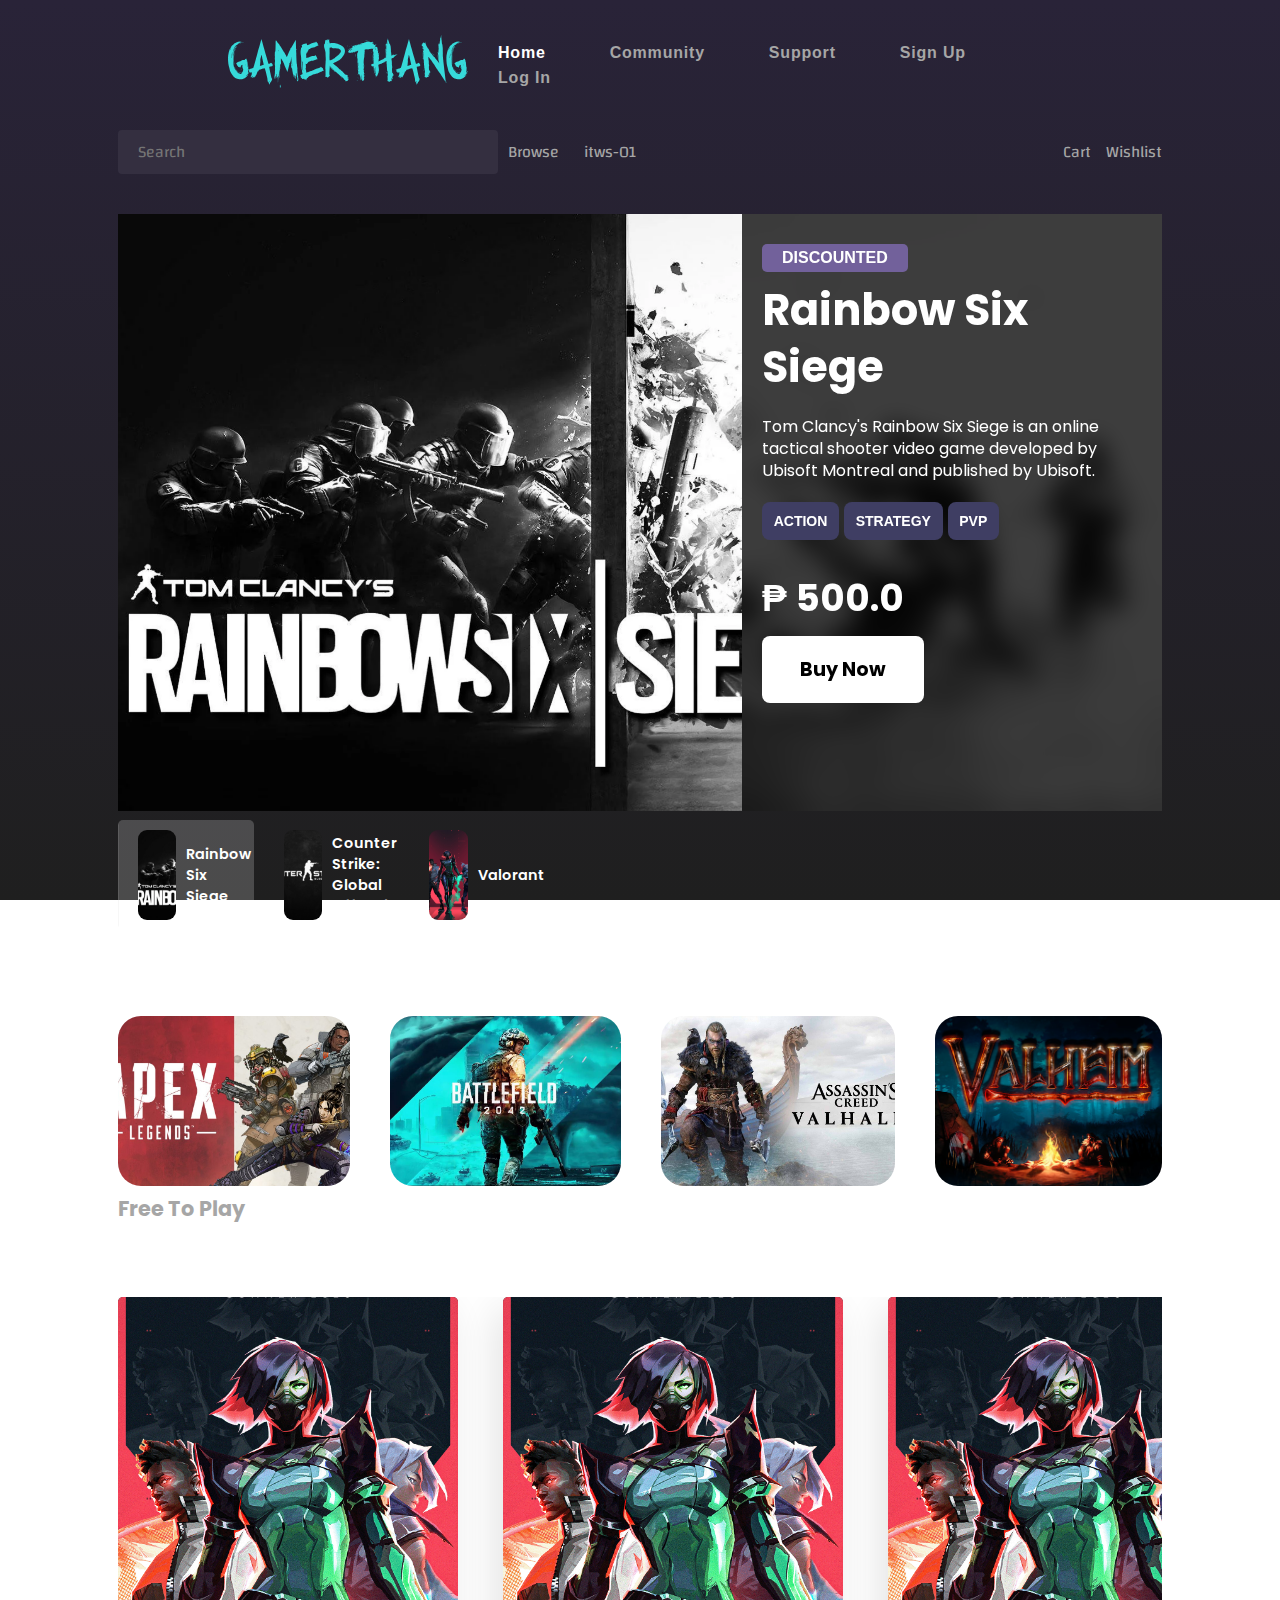
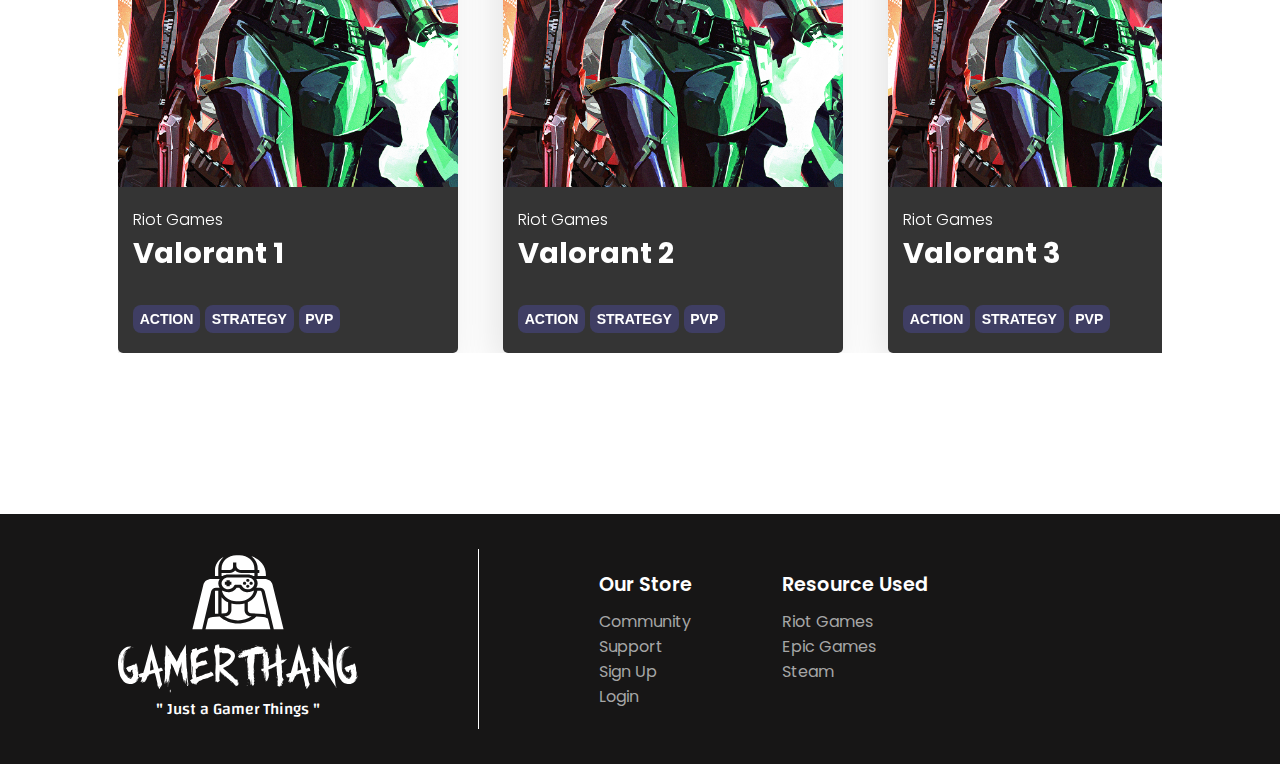
<file: index.html>
<!DOCTYPE html>
<html lang="en">
   <head>
      <meta charset="UTF-8" />
      <meta http-equiv="X-UA-Compatible" content="IE=edge" />
      <meta name="viewport" content="width=device-width, initial-scale=1.0" />
      
       <!-- facebook meta tags !-->
      <meta property="og:url"                content="https://johnalbert-dot-py.github.io/gamer_thang/" />
      <meta property="og:type"               content="article" />
      <meta property="og:title"              content="GamerThang | Cheap Keys For Games" />
      <meta property="og:description"        content="Buy game keys for a affordable price for different platforms." />
      <meta property="og:image"              content="https://johnalbert-dot-py.github.io/gamer_thang/img/logo/dark/200x200.png" />

      <link
         rel="icon"
         type="image/svg+xml"
         href="./img/logo/light/light-player-logo.svg"
         />
      <link rel="preconnect" href="https://fonts.googleapis.com" />
      <link rel="preconnect" href="https://fonts.gstatic.com" crossorigin />
      <link
         href="https://fonts.googleapis.com/css2?family=Changa:wght@200;300;400;500;600;700;800&family=Poppins:ital,wght@0,100;0,200;0,300;0,400;0,500;0,600;0,700;0,800;0,900;1,100;1,200;1,300;1,400;1,500;1,600;1,700;1,800;1,900&display=swap"
         rel="stylesheet"
         />
      <link rel="stylesheet" href="#" />
      <link rel="stylesheet" href="./css/main.css" />
      <link rel="stylesheet" href="https://cdn.jsdelivr.net/npm/@splidejs/splide@4.0.1/dist/css/splide.min.css" />
      <style type="text/css">
         body {
         font-family: var(--font-family-2);
         }
      </style>
      <title>GamerThang, Just a Gamer Things</title>
   </head>
   <body>
      <div class="container">
         <nav class="navbar">
            <div class="navbar__brand">
               <img src="./img/logo/violet/violet-text-logo.svg" id="gamerthang-logo" alt="GamerThang, Just a Gamer things"
                  />
            </div>
            <ul class="navbar__items">
               <li><a class="active" href="index.html">Home</a></li>
               <li><a href="community.html">Community</a></li>
               <li><a href="content/support.html">Support</a></li>
               <li><a href="signup.html">Sign Up</a></li>
               <li><a href="login.html">Log In</a></li>
            </ul>
         </nav>
         <nav class="navbar-2">
            <div class="navbar-2__left">
               <form method="GET" action="">
                  <input
                     type="text"
                     name="search"
                     class="input-default"
                     placeholder="Search"
                     />
               </form>
               <a href="index.html"> Browse </a>
               <a
                  href="profile/index.html"
                  style="
                  display: flex;
                  align-items: center;
                  gap: 5px;
                  margin-left: 10px;
                  "
                  >
               <i class="fa-solid fa-user" style="font-size: 12px"></i>itws-01
               </a>
            </div>
            <div class="navbar-2__right">
               <a href="cart.html"> Cart </a> <a href="#"> Wishlist </a>
            </div>
         </nav>
         <header>
            <section class="splide" style="height: 2%">
               <div class="splide__track">
                  <ul class="splide__list" style="height: auto">
                     <div class="game splide__slide">
                        <img
                           src="./img/banners/home/banner 1.webp"
                           alt="game cover"
                           style="
                           width: 100%;
                           height: 100%;
                           object-fit: cover;
                           object-position: 100% 64%;
                           "
                           />
                        <div class="game__right-content">
                           <div class="offer">DISCOUNTED</div>
                           <h1>
                              <a
                                 href="./game-detail.html"
                                 style="color: var(--primary-light) !important"
                                 >Rainbow Six Siege</a
                                 >
                           </h1>
                           <p class="game__right-content__description">
                              Tom Clancy's Rainbow Six Siege is an online tactical shooter
                              video game developed by Ubisoft Montreal and published by
                              Ubisoft.
                           </p>
                           <div class="genres">
                              <span class="genre"> <span>Action</span> </span>
                              <span class="genre"> <span>Strategy</span> </span>
                              <span class="genre"> <span>PvP</span> </span>
                           </div>
                           <h2 class="price">₱ 500.0</h2>
                           <button
                              class="light-btn--default"
                              onclick="window.location.href='cart.html'"
                              >
                           Buy Now
                           </button>
                        </div>
                     </div>
                     <div class="game splide__slide">
                        <img
                           src="./img/banners/home/csgo.jpg"
                           alt="game cover"
                           style="
                           width: 100%;
                           height: 100%;
                           object-fit: cover;
                           object-position: 100% 46%;
                           "
                           />
                        <div class="game__right-content">
                           <div class="offer">FREE</div>
                           <h1>
                              <a
                                 href="./game-detail.html"
                                 style="color: var(--primary-light) !important"
                                 >
                              Counter Stike: Global Offensive
                              </a>
                           </h1>
                           <p class="game__right-content__description">
                              Counter-Strike: Global Offensive is a 2012 multiplayer
                              first-person shooter developed by Valve and Hidden Path
                              Entertainment. It is the fourth game in the Counter-Strike
                              series.
                           </p>
                           <div class="genres">
                              <span class="genre"> <span>Action</span> </span>
                              <span class="genre"> <span>Strategy</span> </span>
                              <span class="genre"> <span>PvP</span> </span>
                           </div>
                           <h2 class="price">
                              <span style="text-decoration: line-through">₱ 500.00</span
                                 ><br />
                              ₱ 0.00
                           </h2>
                           <button
                              class="light-btn--default"
                              onclick="window.location.href='cart.html'"
                              >
                           Buy Now
                           </button>
                        </div>
                     </div>
                     <div class="game splide__slide">
                        <img
                           src="./img/banners/home/valorant.jpg"
                           alt="game cover"
                           style="
                           width: 100%;
                           height: 100%;
                           object-fit: cover;
                           object-position: 70% 60%;
                           "
                           />
                        <div class="game__right-content">
                           <div class="offer">FREE</div>
                           <h1>
                              <a
                                 href="./game-detail.html"
                                 style="color: var(--primary-light) !important"
                                 >
                              Valorant
                              </a>
                           </h1>
                           <p class="game__right-content__description">
                              Find more ways to plant the Spike and style on your enemies
                              with scrappers, strategists, and hunters of every
                              description.
                           </p>
                           <div class="genres">
                              <span class="genre"> <span>Action</span> </span>
                              <span class="genre"> <span>Strategy</span> </span>
                              <span class="genre"> <span>PvP</span> </span>
                           </div>
                           <h2 class="price">₱ 0.00</h2>
                           <button
                              class="light-btn--default"
                              onclick="window.location.href='cart.html'"
                              >
                           Play Now
                           </button>
                        </div>
                     </div>
                  </ul>
               </div>
               <div class="game-slider">
                  <div class="game-slider__item active" page="1">
                     <img
                        src="./img/banners/home/banner 1.webp"
                        style="object-fit: cover; object-position: 5%"
                        />
                     <span>Rainbow Six<br />Siege</span>
                  </div>
                  <div class="game-slider__item" page="2">
                     <img
                        src="./img/banners/home/csgo.jpg"
                        style="object-fit: cover; object-position: 50%"
                        />
                     <span>Counter Strike: Global Offensive</span>
                  </div>
                  <div class="game-slider__item" page="3">
                     <img
                        src="./img/banners/home/valorant.jpg"
                        style="object-fit: cover; object-position: 50%"
                        />
                     <span>Valorant</span>
                  </div>
               </div>
            </section>
         </header>
         <section id="genre">
            <h2>Browse By Genre</h2>
            <div class="genre__genres">
               <div class="genres__item">
                  <a href="#">
                     <img
                        src="./img/banners/genre/apex-small-genre.jpg"
                        alt="apex free to play"
                        />
                     <h3>Free To Play</h3>
                  </a>
               </div>
               <div class="genres__item">
                  <img
                     src="./img/banners/genre/bf2042-genre.jpg"
                     alt="battlefield action"
                     style="object-position: 50% 10%"
                     />
                  <h3>Action</h3>
               </div>
               <div class="genres__item">
                  <img
                     src="./img/banners/genre/ac valhala small genre.jpg"
                     alt="ac valhalla adventure"
                     style="object-position: 50% 10%"
                     />
                  <h3>Adventure</h3>
               </div>
               <div class="genres__item">
                  <img
                     src="./img/banners/genre/valheim-small-genre.jpg"
                     alt="valheim indie game"
                     />
                  <h3>Indie Game</h3>
               </div>
            </div>
         </section>
         <section id="popular" class="splide" style="overflow: visible !important">
            <h2>Most Popular</h2>
            <div class="splide__track">
               <div class="popular-games splide__list">
                  <div class="popular__card splide__slide">
                     <img
                        src="./img/banners/most popular/valorant.webp"
                        alt="Valorant by Riot Games"
                        />
                     <div class="popular__content">
                        <span class="popular__content__developer"> Riot Games </span>
                        <a href="#">
                           <h2 class="popular__content__title">Valorant 1</h2>
                        </a>
                        <div class="genres">
                           <span class="genre genre__small"> <span>Action</span> </span>
                           <span class="genre genre__small">
                           <span>Strategy</span>
                           </span>
                           <span class="genre genre__small"> <span>PvP</span> </span>
                        </div>
                     </div>
                  </div>
                  <div class="popular__card splide__slide">
                     <img
                        src="./img/banners/most popular/valorant.webp"
                        alt="Valorant by Riot Games"
                        />
                     <div class="popular__content">
                        <span class="popular__content__developer"> Riot Games </span>
                        <a href="#">
                           <h2 class="popular__content__title">Valorant 2</h2>
                        </a>
                        <div class="genres">
                           <span class="genre genre__small"> <span>Action</span> </span>
                           <span class="genre genre__small">
                           <span>Strategy</span>
                           </span>
                           <span class="genre genre__small"> <span>PvP</span> </span>
                        </div>
                     </div>
                  </div>
                  <div class="popular__card splide__slide">
                     <img
                        src="./img/banners/most popular/valorant.webp"
                        alt="Valorant by Riot Games"
                        />
                     <div class="popular__content">
                        <span class="popular__content__developer"> Riot Games </span>
                        <a href="#">
                           <h2 class="popular__content__title">Valorant 3</h2>
                        </a>
                        <div class="genres">
                           <span class="genre genre__small"> <span>Action</span> </span>
                           <span class="genre genre__small">
                           <span>Strategy</span>
                           </span>
                           <span class="genre genre__small"> <span>PvP</span> </span>
                        </div>
                     </div>
                  </div>
                  <div class="popular__card splide__slide">
                     <img
                        src="./img/banners/most popular/valorant.webp"
                        alt="Valorant by Riot Games"
                        />
                     <div class="popular__content">
                        <span class="popular__content__developer"> Riot Games </span>
                        <a href="#">
                           <h2 class="popular__content__title">Valorant 4</h2>
                        </a>
                        <div class="genres">
                           <span class="genre genre__small"> <span>Action</span> </span>
                           <span class="genre genre__small">
                           <span>Strategy</span>
                           </span>
                           <span class="genre genre__small"> <span>PvP</span> </span>
                        </div>
                     </div>
                  </div>
                  <div class="popular__card splide__slide">
                     <img
                        src="./img/banners/most popular/valorant.webp"
                        alt="Valorant by Riot Games"
                        />
                     <div class="popular__content">
                        <span class="popular__content__developer"> Riot Games </span>
                        <a href="#">
                           <h2 class="popular__content__title">Valorant 5</h2>
                        </a>
                        <div class="genres">
                           <span class="genre genre__small"> <span>Action</span> </span>
                           <span class="genre genre__small">
                           <span>Strategy</span>
                           </span>
                           <span class="genre genre__small"> <span>PvP</span> </span>
                        </div>
                     </div>
                  </div>
                  <div class="popular__card splide__slide">
                     <img
                        src="./img/banners/most popular/valorant.webp"
                        alt="Valorant by Riot Games"
                        />
                     <div class="popular__content">
                        <span class="popular__content__developer"> Riot Games </span>
                        <a href="#">
                           <h2 class="popular__content__title">Valorant 6</h2>
                        </a>
                        <div class="genres">
                           <span class="genre genre__small"> <span>Action</span> </span>
                           <span class="genre genre__small">
                           <span>Strategy</span>
                           </span>
                           <span class="genre genre__small"> <span>PvP</span> </span>
                        </div>
                     </div>
                  </div>
               </div>
            </div>
         </section>
      </div>
      <footer>
         <section>
            <div class="footer__logo">
               <img src="./img/logo/light/light-full-logo.svg" alt="logo" />
               <h4>" Just a Gamer Things "</h4>
            </div>
            <div class="footer__splitter"></div>
            <div class="footer__menus">
               <div class="footer__menus__item">
                  <span> Our Store </span>
                  <ul class="footer__list">
                     <li class="footer__list__item">
                        <a href="community.html">Community</a>
                     </li>
                     <li class="footer__list__item">
                        <a href="content/support.html">Support</a>
                     </li>
                     <li class="footer__list__item">
                        <a href="signup.html">Sign Up</a>
                     </li>
                     <li class="footer__list__item">
                        <a href="login.html">Login</a>
                     </li>
                  </ul>
               </div>
               <div class="footer__menus__item">
                  <span> Resource Used </span>
                  <ul class="footer__list">
                     <li class="footer__list__item">
                        <a href="https://playvalorant.com/en-us/" target="_blank"
                           >Riot Games</a
                           >
                     </li>
                     <li class="footer__list__item">
                        <a href="https://store.epicgames.com/en-US/" target="_blank"
                           >Epic Games</a
                           >
                     </li>
                     <li class="footer__list__item">
                        <a href="https://store.steampowered.com/" target="_blank"
                           >Steam</a
                           >
                     </li>
                  </ul>
               </div>
            </div>
         </section>
      </footer>
      <script type="text/javascript">
         window.addEventListener("scroll", (e) => {
           const navbar2 = document.querySelector(".navbar-2");
           console.log(window.scrollY);
           if (window.scrollY >= 205) {
             navbar2.classList.add("navbar-2--fixed");
           } else {
             navbar2.classList.remove("navbar-2--fixed");
           }
         });
      </script>
      <script src="https://cdn.jsdelivr.net/npm/@splidejs/splide@4.0.1/dist/js/splide.min.js"></script>
      <script>
         document.addEventListener("DOMContentLoaded", function () {
           const splide = new Splide(".splide:nth-child(1)", {
             autoplay: true,
             type: "loop",
             interval: 5000,
             perPage: 1,
             arrows: false,
             pagination: false,
           }).mount();
           const splide2 = new Splide(document.querySelectorAll(".splide")[1], {
             autoHeight: true,
             autoWidth: true,
             autoplay: true,
             perPage: 1,
             perMove: 1,
             type: "slide",
             arrows: false,
             pagination: false,
           }).mount();
           let gameSlider = document
             .querySelectorAll(".game-slider__item")
             .forEach((slider) => {
               slider.addEventListener("click", () => {
                 let page = slider.getAttribute("page");
                 splide.go(parseInt(page) - 1);
                 console.log("paging to " + page);
               });
             });
           splide.on("moved", (currentIndex, prevIndex) => {
             let page = currentIndex + 1;
             let activeSlider = document.querySelector(
               ".game-slider__item[page='" + page + "']"
             );
             document
               .querySelectorAll(".game-slider__item.active")
               .forEach((slider) => {
                 slider.classList.remove("active");
               });
             activeSlider.classList.add("active");
           });
         });
      </script>
   </body>
</html>
</file>
<file: css/main.css>
*,
*::before,
*::after {
  padding: 0;
  margin: 0;
  box-sizing: border-box;
  font-size: 100%;
  -webkit-text-size-adjust: 100%;
     -moz-text-size-adjust: 100%;
          text-size-adjust: 100%;
}

:root {
  --primary-dark: #1f1f1f;
  --primary-light: #ffffff;
  --primary-violet: #72619b;
  --secondary-dark: "#3f3f3f";
  --tertiary-dark: #171616;
  --dark-violet: #292338;
  --dark-violet-secondary: #3f3e63;
  --dark-violet-tertiary: #383149;
  --light-violet: #bda2fd;
  --input-bg-primary: "#4B4165";
  --input-bg-secondary: "#342F40";
  --placeholder: #a6a6a6;
  --success: "#90D993";
  --danger: "#FB7272";
  --font-family-1: "Changa", sans-serif;
  --font-family-2: "Poppins", sans-serif;
  --font-family-3: "Arial", sans-serif;
}

h1 {
  font-size: 2.7rem;
}

h2 {
  font-size: 1.8rem;
}

h3 {
  font-size: 1.3rem;
}

a {
  text-decoration: none;
  color: var(--placeholder);
  transition: 0.09s ease-in-out;
}

.input-default {
  border: none;
  border-radius: 4px;
  width: 100%;
  padding-left: 20px;
  padding-right: 20px;
  padding-top: 7px;
  padding-bottom: 7px;
  background-color: #342f40;
  color: var(--primary-light);
  font-family: var(--font-family-1);
}
.input-default::-moz-placeholder {
  font-family: var(--font-family-1);
}
.input-default:-ms-input-placeholder {
  font-family: var(--font-family-1);
}
.input-default::placeholder {
  font-family: var(--font-family-1);
}
.input-default:focus {
  outline: 2px solid rgba(114, 97, 155, 0.4);
}

.input-lg {
  padding-left: 20px !important;
  padding-right: 20px !important;
  padding-top: 14px !important;
  padding-bottom: 14px !important;
}

.input-md {
  padding-left: 20px !important;
  padding-right: 20px !important;
  padding-top: 9px !important;
  padding-bottom: 9px !important;
}

.container {
  padding-right: 118px !important;
  padding-left: 118px !important;
  padding-bottom: 90px !important;
}

.genre {
  background-color: var(--dark-violet-secondary);
  border-radius: 8px;
  padding-left: 7%;
  padding-right: 7%;
  padding-top: 5%;
  padding-bottom: 5%;
}

.genre__small {
  font-size: 14px;
  font-weight: bold;
  color: var(--primary-light);
  border-radius: 8px;
  padding-left: 4%;
  padding-right: 4%;
  padding-top: 2%;
  padding-bottom: 2%;
}

.btn {
  border: none;
  border-radius: 3px;
  display: flex;
  flex-direction: row;
  align-items: center;
  justify-content: center;
}

.btn-primary {
  background-color: var(--primary-violet);
  color: var(--primary-light);
  border-radius: 5px;
  font-weight: bold;
  font-family: var(--font-family-1);
  line-height: 46px;
  width: 100%;
}
.btn-primary:hover {
  filter: contrast(1.5);
}
.btn-primary:active {
  filter: contrast(0.6);
}

.btn-outline-primary {
  outline: 1px solid var(--primary-violet);
  background-color: rgba(0, 0, 0, 0);
  color: var(--light-violet);
  font-family: var(--font-family-1);
}
.btn-outline-primary:hover {
  background-color: rgba(114, 97, 155, 0.5);
  color: var(--primary-light);
}
.btn-outline-primary:active {
  background-color: rgba(114, 97, 155, 0.9);
}

.btn-lg {
  padding-top: 4%;
  padding-bottom: 4%;
  font-size: 1.5rem;
}

.btn-md {
  padding-top: 3%;
  padding-bottom: 3%;
  font-size: 1.2rem;
}

.btn-sm {
  padding-top: 1%;
  padding-bottom: 1%;
  font-size: 1rem;
}

.light-btn--default {
  background-color: var(--primary-light);
  border-radius: 8px;
  padding-left: 10%;
  padding-right: 10%;
  padding-top: 5%;
  padding-bottom: 5%;
  border: none;
  font-family: var(--font-family-2);
  font-weight: bold;
  font-size: 120%;
}
.light-btn--default:hover {
  background-color: var(--dark-violet-secondary);
  color: var(--primary-light);
  transition: 0.09s ease-in-out;
  cursor: pointer;
}

.light-btn--primary {
  background-color: var(--primary-light);
  border-radius: 8px;
  padding-left: 10%;
  padding-right: 10%;
  padding-top: 5%;
  padding-bottom: 5%;
  border: none;
  font-family: var(--font-family-2);
  font-weight: bold;
  font-size: 120%;
}
.light-btn--primary:hover {
  background-color: var(--dark-violet-secondary);
  color: var(--primary-light);
  transition: 0.09s ease-in-out;
  cursor: pointer;
}

.navbar {
  display: flex;
  flex-direction: row;
  justify-content: space-between;
  align-items: center;
  padding-left: 110px;
  padding-right: 110px;
  padding-top: 35px;
  padding-bottom: 35px;
}
.navbar .navbar__brand img {
  width: 240px;
}
.navbar .navbar__items {
  list-style-type: none;
}
.navbar .navbar__items li {
  display: inline;
  margin-left: 30px;
  margin-right: 30px;
}
.navbar .navbar__items li a {
  text-decoration: none;
  font-family: var(--font-family-3);
  font-weight: bold;
  letter-spacing: 0.8px;
  color: var(--placeholder);
}
.navbar .navbar__items li a.active {
  color: var(--primary-light) !important;
}
.navbar .navbar__items li a:hover {
  color: var(--primary-light) !important;
  transition: 0.09s ease-in-out;
}
.navbar .navbar__items li:last-child {
  margin-right: 0px;
}

.navbar-2 {
  display: flex;
  flex-direction: row;
  justify-content: space-between;
  align-items: center;
}
.navbar-2 a:hover {
  color: var(--primary-light) !important;
}
.navbar-2 a.active {
  color: var(--primary-light) !important;
}
.navbar-2 .navbar-2__left {
  display: flex;
  flex-direction: row;
  align-items: center;
  gap: 10px;
}
.navbar-2 .navbar-2__left form {
  width: 380px;
}
.navbar-2 .navbar-2__right {
  display: flex;
  flex-direction: row;
  align-items: center;
  gap: 15px;
}

.navbar-2--fixed {
  position: fixed;
  top: 0;
  left: 0;
  right: 0;
  z-index: 1;
  background-color: rgba(40, 35, 54, 0.9254901961);
  -webkit-backdrop-filter: blur(15px);
          backdrop-filter: blur(15px);
  padding-right: 118px !important;
  padding-left: 118px !important;
  padding-top: 25px !important;
  padding-bottom: 25px !important;
}

footer {
  background-color: var(--tertiary-dark);
  max-height: 250px;
  min-height: 250px;
  height: 250px;
  padding-right: 118px;
  padding-left: 118px;
  position: absolute;
  left: 0;
  bottom: 0;
  width: 100%;
  overflow: hidden;
}
footer section {
  max-width: 1720px !important;
  margin-left: auto !important;
  margin-right: auto !important;
  height: 100%;
  display: flex;
  flex-direction: row;
  align-items: center;
  gap: 120px;
}
footer section .footer__splitter {
  height: 180px;
  width: 1px;
  background-color: rgb(255, 255, 255);
}
footer section .footer__logo {
  height: 100%;
  display: flex;
  flex-direction: column;
  align-items: center;
  color: var(--primary-light);
}
footer section .footer__logo img {
  width: 240px;
  height: 220px;
}
footer section .footer__logo h4 {
  margin-top: -40px;
  font-family: var(--font-family-1);
  list-style: 0px;
  font-weight: 500;
}
footer section .footer__menus {
  color: var(--primary-light);
  display: flex;
  flex-direction: row;
  align-items: baseline;
  gap: 90px;
}
footer section .footer__menus .footer__menus__item span {
  font-size: 1.2rem;
  font-weight: 600;
}
footer section .footer__menus .footer__menus__item .footer__list {
  margin-top: 10px;
  list-style-type: none;
}
footer section .footer__menus .footer__menus__item .footer__list .footer__list__item a:hover {
  color: var(--primary-light);
}

html {
  scroll-behavior: smooth;
  font-family: var(--font-family-1);
  position: relative;
  min-height: 100%;
}

html,
body {
  width: 100%;
  outline-color: transparent;
}

body {
  background: linear-gradient(180deg, #292338, #1f1f1f);
  max-width: 1920px;
  margin: 0 auto 321px;
  background-size: cover;
  background-repeat: no-repeat;
  background-attachment: fixed;
}
body .navbar-2 {
  margin-bottom: 40px;
  font-family: var(--font-family-1);
}

header {
  height: 739px;
  position: relative;
}
header .game {
  width: 100%;
}
header .game img {
  position: absolute;
}
header .game .game__right-content {
  color: var(--primary-light) !important;
  float: right;
  position: relative;
  background-color: rgba(0, 0, 0, 0.76);
  -webkit-backdrop-filter: blur(12px);
          backdrop-filter: blur(12px);
  width: 420px;
  height: 100%;
  padding-left: 20px;
  padding-right: 20px;
  padding-top: 30px;
  padding-bottom: 30px;
  display: flex;
  flex-direction: column;
  align-items: flex-start;
  gap: 10px;
}
header .game .game__right-content .offer {
  background-color: var(--primary-violet);
  color: var(--primary-light);
  border-radius: 5px;
  font-weight: bold;
  font-family: var(--font-family-3);
  padding-left: 20px;
  padding-right: 20px;
  padding-top: 5px;
  padding-bottom: 5px;
}
header .game .game__right-content h1 {
  line-height: 57px;
  font-family: var(--font-family-2);
  margin-bottom: 10px;
}
header .game .game__right-content .game__right-content__description {
  font-size: 16px;
  line-height: 22px;
  font-weight: normal;
  font-family: var(--font-family-2);
  margin-bottom: 10px;
}
header .game .game__right-content .genres {
  font-size: 14px;
  line-height: 22px;
  font-weight: bold;
  font-family: var(--font-family-3);
  display: flex;
  flex-direction: row;
  align-items: center;
  gap: 5px;
  text-transform: uppercase;
}
header .game .game__right-content .price {
  margin-top: 20px;
  font-size: 2.3rem;
}
header .game-slider {
  position: relative;
  top: 60%;
  display: flex;
  flex-direction: row;
  align-items: center;
  gap: 10px;
}
header .game-slider .game-slider__item {
  overflow: hidden;
  width: 13%;
  display: flex;
  flex-direction: row;
  align-items: center;
  gap: 10px;
  padding-right: 20px;
  padding-left: 20px;
}
header .game-slider .game-slider__item img {
  border-radius: 9px;
  width: 40% !important;
  height: 90px;
}
header .game-slider .game-slider__item span {
  color: var(--primary-light);
  font-size: 0.9rem;
  font-weight: 600;
}
header .game-slider .game-slider__item:hover {
  background: rgba(255, 255, 255, 0.2);
  border-radius: 5px;
  padding-top: 10px;
  padding-bottom: 10px;
  cursor: pointer;
  transition: 0.09s ease-in-out;
}
header .game-slider .active {
  background: rgba(255, 255, 255, 0.2);
  padding-top: 10px;
  padding-bottom: 10px;
  border-radius: 5px;
  position: relative;
}
header .game-slider .active::before {
  content: "";
  border-radius: inherit;
  background: rgba(197, 197, 197, 0.5);
  position: absolute;
  top: 0;
  left: 0;
  right: 0;
  bottom: 0;
  -webkit-animation: progress-bar-loading 5s linear;
          animation: progress-bar-loading 5s linear;
  transform: translateX(-100%);
}
@-webkit-keyframes progress-bar-loading {
  to {
    background: rgba(197, 197, 197, 0.5);
    transform: translateX(0);
  }
}
@keyframes progress-bar-loading {
  to {
    background: rgba(197, 197, 197, 0.5);
    transform: translateX(0);
  }
}

#genre {
  margin-top: 10px;
}
#genre h2 {
  font-family: var(--font-family-2);
  margin-bottom: 10px;
  color: var(--primary-light);
}
#genre .genre__genres {
  display: flex;
  flex-direction: row;
  align-items: center;
  gap: 40px;
}
#genre .genre__genres .genres__item {
  color: var(--primary-light);
  transition: 0.09s ease-in-out;
  flex-grow: 1;
}
#genre .genre__genres .genres__item h3 {
  font-family: var(--font-family-2);
  margin-bottom: 10px;
}
#genre .genre__genres .genres__item:hover {
  transform: scale(1.1);
  transition: 0.09s ease-in-out;
  cursor: pointer;
}
#genre .genre__genres .genres__item:hover img {
  box-shadow: 0px 7px 16px -1px rgba(0, 0, 0, 0.29);
}
#genre .genre__genres .genres__item img {
  width: 100%;
  border-radius: 23px;
  height: 170px;
  -o-object-fit: cover;
     object-fit: cover;
}

#popular {
  margin-top: 10px;
  color: var(--primary-light) !important;
}
#popular h2 {
  font-family: var(--font-family-2);
  margin-bottom: 10px;
}
#popular .popular-games {
  width: 100%;
  display: flex;
  flex-direction: row;
  align-items: center;
  gap: 45px;
}
#popular .popular-games .popular__card {
  width: 340px;
  height: auto;
  background-color: #343434;
  border-radius: 5px;
  filter: drop-shadow(-8px 13px 20px rgba(0, 0, 0, 0.11));
}
#popular .popular-games .popular__card img {
  width: 100%;
  height: 490px;
  -o-object-fit: cover;
     object-fit: cover;
  border-top-left-radius: 5px;
  border-top-right-radius: 5px;
}
#popular .popular-games .popular__card .popular__content {
  display: flex;
  flex-direction: column;
  align-items: flex-start;
  padding-left: 15px;
  padding-right: 15px;
  padding-bottom: 20px;
  padding-top: 20px;
}
#popular .popular-games .popular__card .popular__content .popular__content__developer {
  font-weight: 300;
}
#popular .popular-games .popular__card .popular__content .popular__content__title {
  color: var(--primary-light);
}
#popular .popular-games .popular__card .popular__content .genres {
  margin-top: 20px;
  font-size: 14px;
  line-height: 22px;
  font-weight: bold;
  font-family: var(--font-family-3);
  display: flex;
  flex-direction: row;
  align-items: center;
  gap: 5px;
  text-transform: uppercase;
}/*# sourceMappingURL=main.css.map */
</file>
